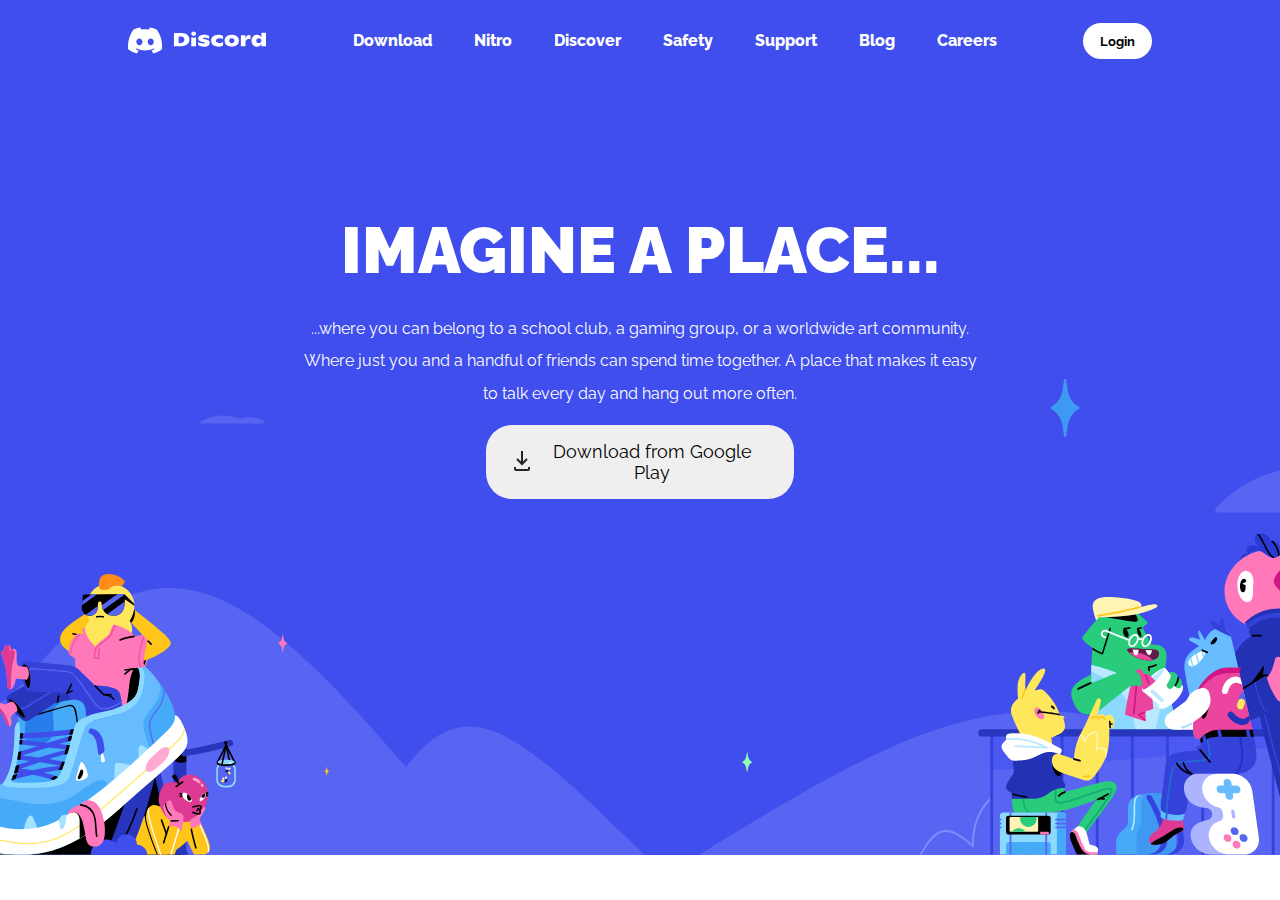
<file: index.html>
<!DOCTYPE html>
<html lang="en">
  <head>
    <meta charset="UTF-8" />
    <meta name="viewport" content="width=device-width, initial-scale=1.0" />
    <link rel="preconnect" href="https://fonts.googleapis.com" />
    <link rel="preconnect" href="https://fonts.googleapis.com" />
    <link rel="preconnect" href="https://fonts.gstatic.com" crossorigin />
    <link
      href="https://fonts.googleapis.com/css2?family=Raleway:ital,wght@0,100..900;1,100..900&display=swap"rel="stylesheet"/>
    <link rel="stylesheet" href="css/style.css" />
    <title>Document</title>
  </head>
  <body>
      <section id="main">
        <section class="wrapper">
          <header class="header-bottom">
          <h1>
            <img src="images/logo.svg" alt="logo-image" />
          </h1>
          <div class="menu">
            <ul class="nav-menu">
              <li class="nav-item"><a href="#">Download</a></li>
              <li class="nav-item"><a href="#">Nitro</a></li>
              <li class="nav-item"><a href="next.html">Discover</a></li>
              <li class="nav-item"><a href="#">Safety</a></li>
              <li class="nav-item"><a href="#">Support</a></li>
              <li class="nav-item"><a href="#">Blog</a></li>
              <li class="nav-item"><a href="#">Careers</a></li>
            </ul>
          </div>
          <div class="nav-right">
            <button>Login</button>
            <div class="hamburger">
              <span class="bar"></span>
              <span class="bar"></span>
              <span class="bar"></span>
            </div> <!-- hamburger menu  -->
          </div>
          <div class="new-menu">
            <ul class="nav-menu2">
              <li class="nav-item"><a href="#">Download</a></li>
              <li class="nav-item"><a href="#">Nitro</a></li>
              <li class="nav-item"><a href="#">Discover</a></li>
              <li class="nav-item"><a href="#">Safety</a></li>
              <li class="nav-item"><a href="#">Support</a></li>
              <li class="nav-item"><a href="#">Blog</a></li>
              <li class="nav-item"><a href="#">Careers</a></li>
            </ul>
          </div>
        </header> <!--header-->
        <section id="spotlight">
            <div class="content">
              <h2>IMAGINE A PLACE...</h2>
              <p>
                ...where you can belong to a school club, a gaming group, or a
                worldwide art community. <br />Where just you and a handful of
                friends can spend time together. A place that makes it easy <br />
                to talk every day and hang out more often.
              </p>
              <div class="buttons">
                <button class="left">
                  <span class="icon"
                    ><img src="images/svgexport-2.svg" alt="download-image"
                  /></span>
                  Download for Linux
                </button>
                <button class="right">Open Discord in your browser</button>
              </div>
              <div class="newbutton">
                <button class="new">
                  <span class="icon">
                    <img src="images/svgexport-2.svg" alt="img" />
                  </span>
                  Download from Google Play
                </button>
              </div>
            </div>
        </section><!--spotlight-->
      </section> <!--wrapper-->
    </section> <!-- #main -->
    <script>
      const hamburger = document.querySelector(".hamburger");
      const navMenu = document.querySelector(".new-menu");

      hamburger.addEventListener("click", () => {
        hamburger.classList.toggle("active");
        navMenu.classList.toggle("active");
      });

      document.querySelectorAll(".nav-item").forEach((n) =>
        n.addEventListener("click", () => {
          hamburger.classList.remove("active");
          navMenu.classList.remove("active");
        })
      );
    </script>
  </body>
</html>
</file>
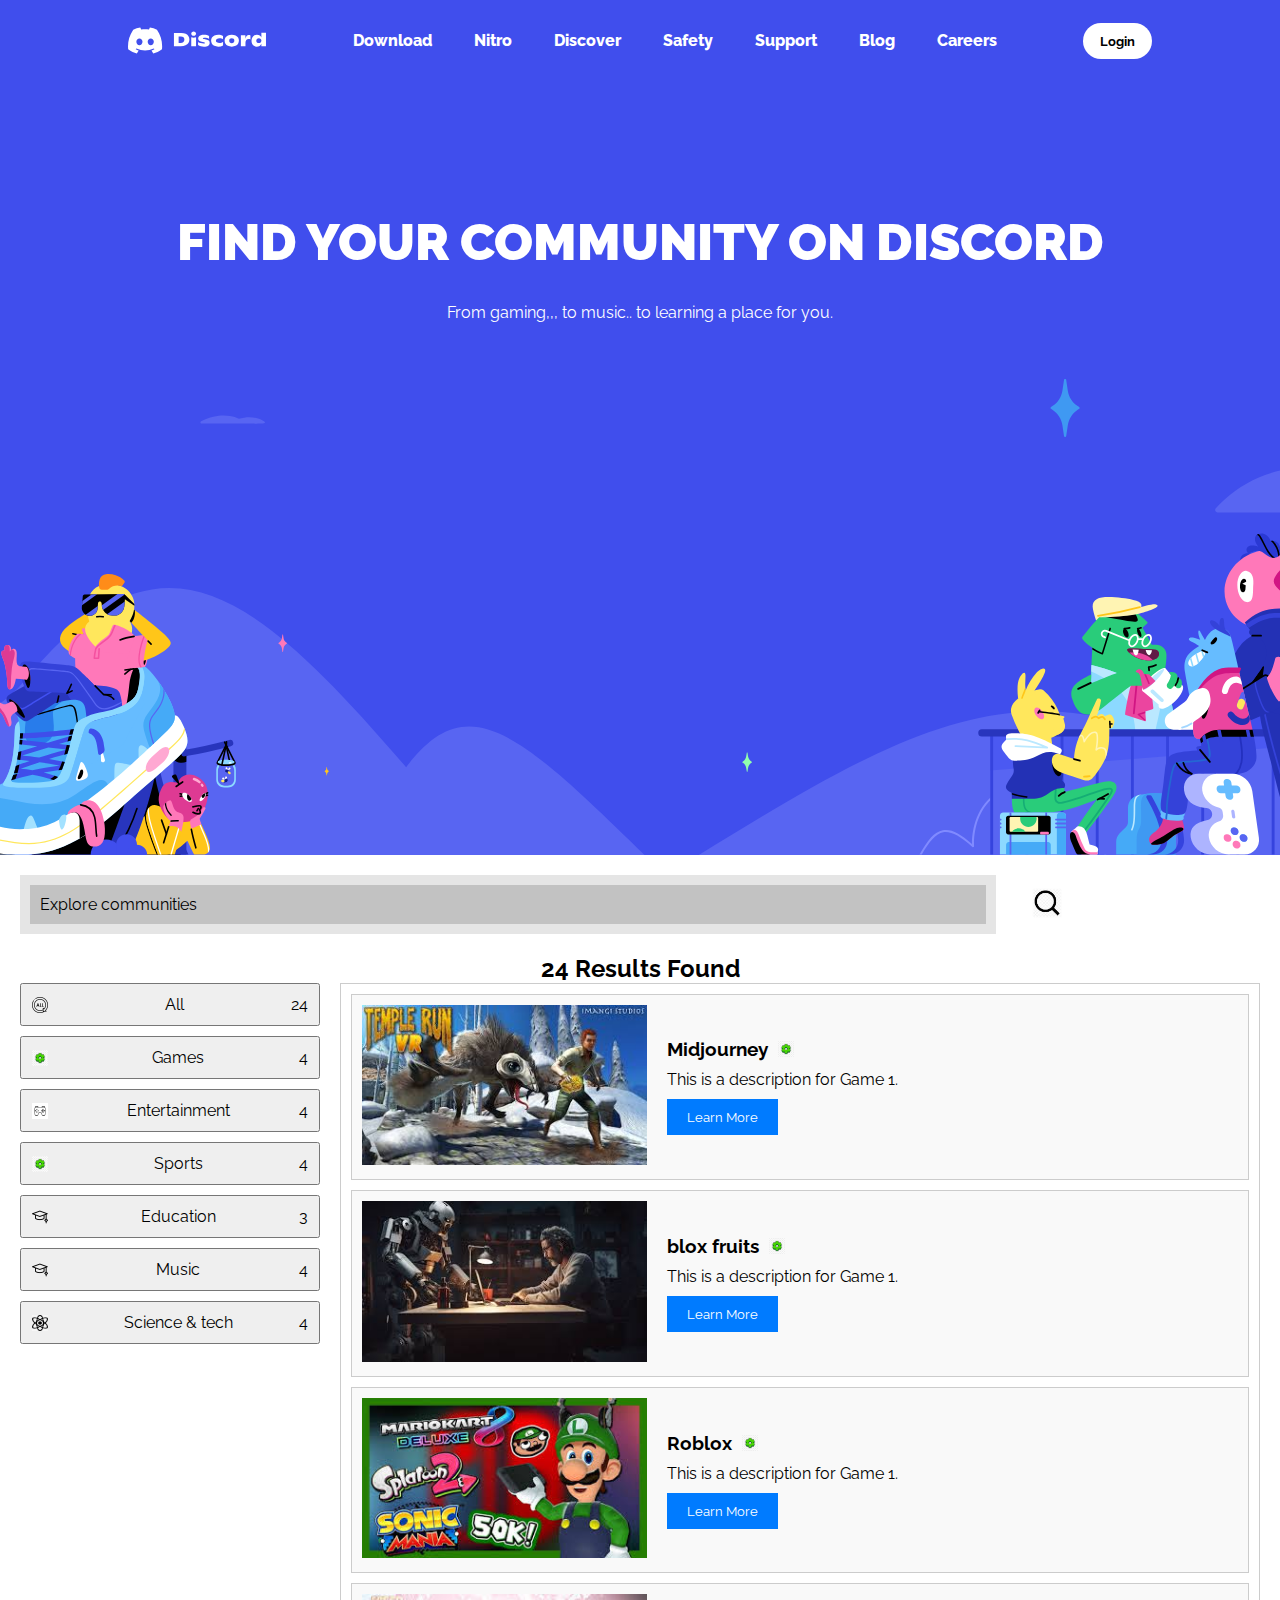
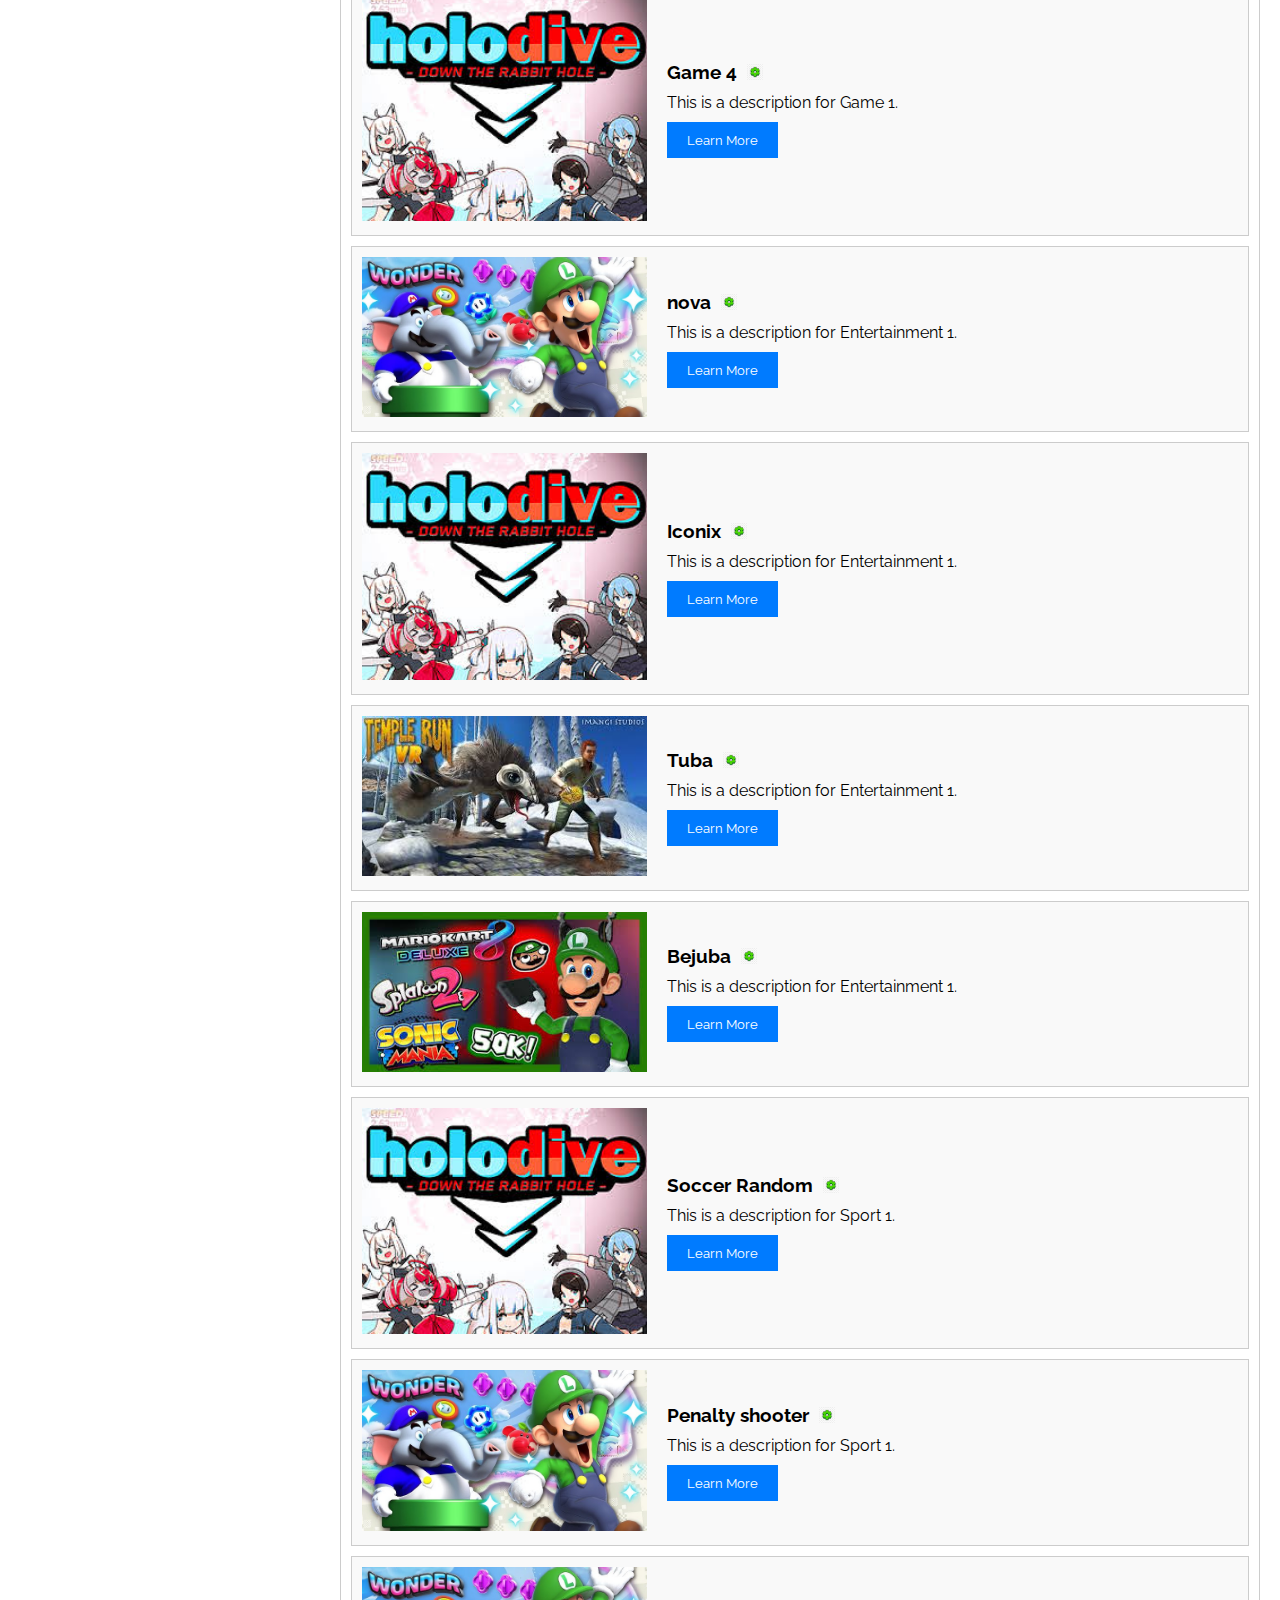
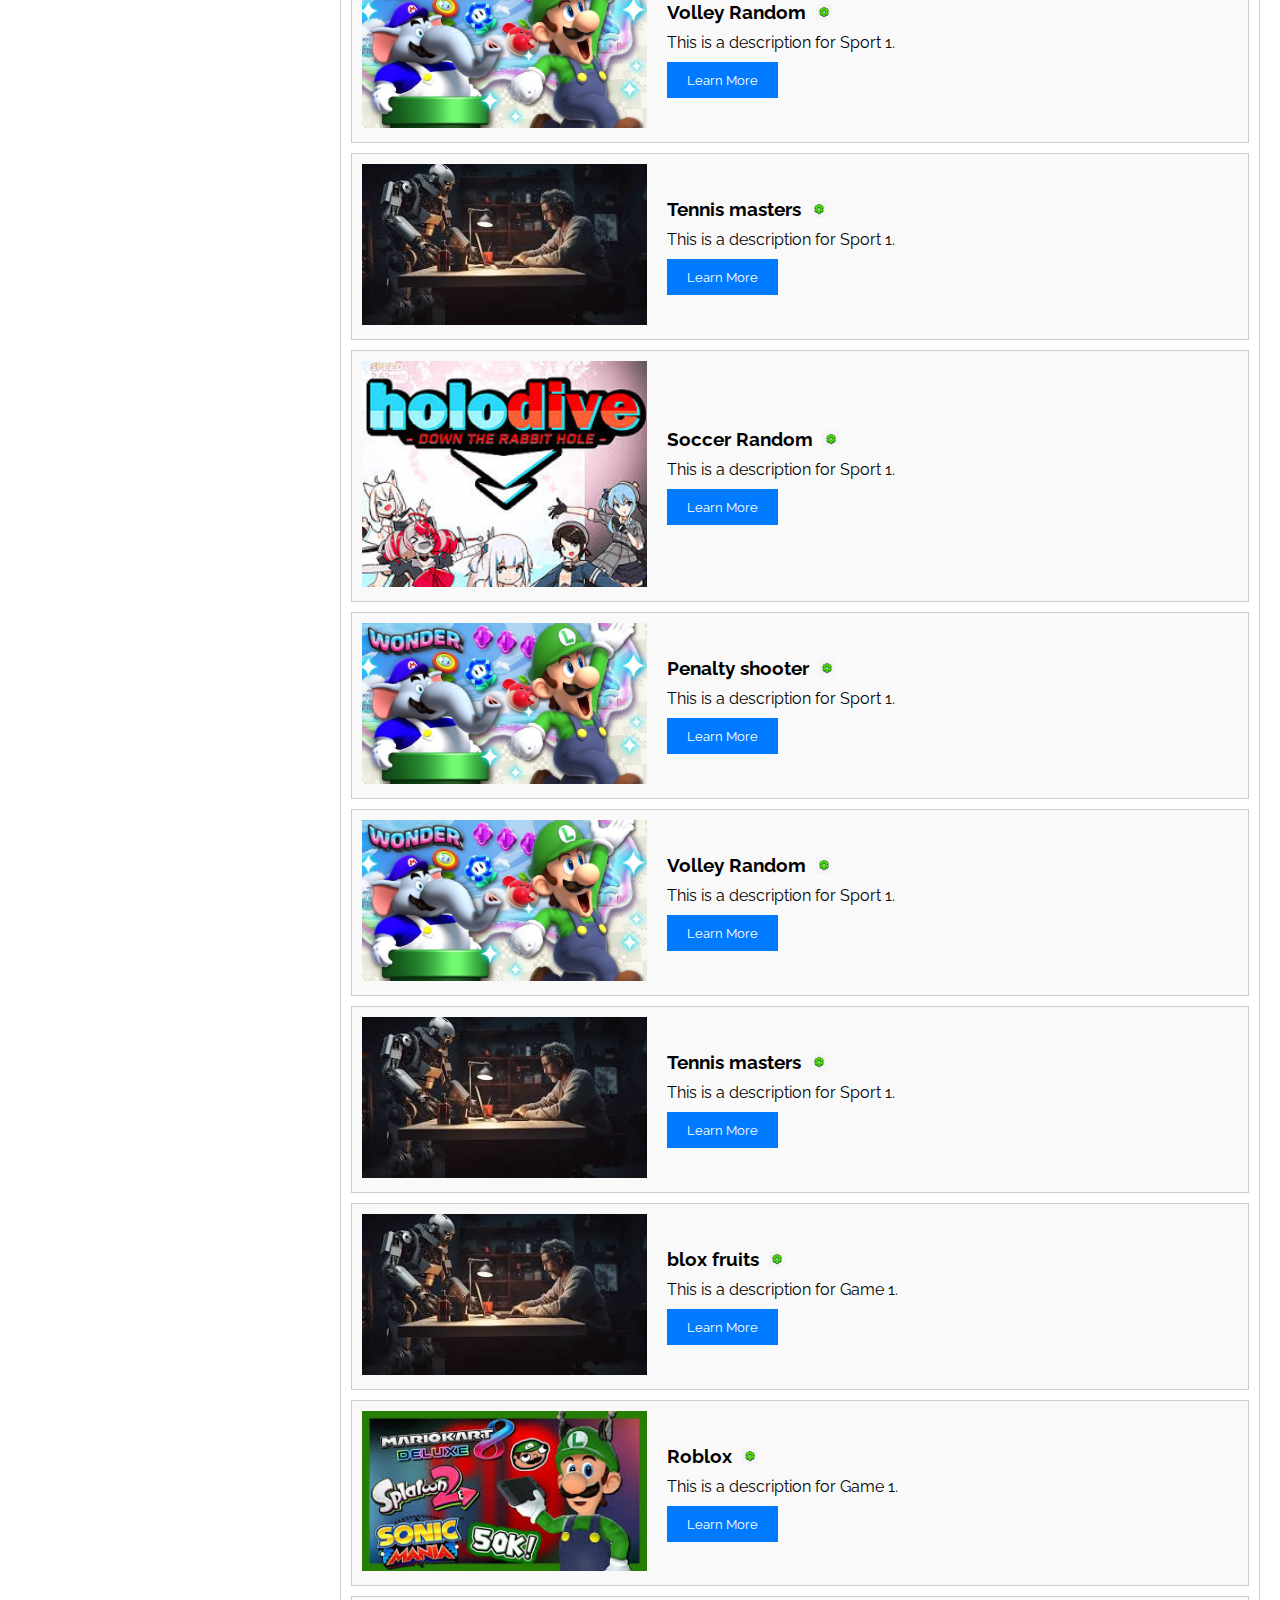
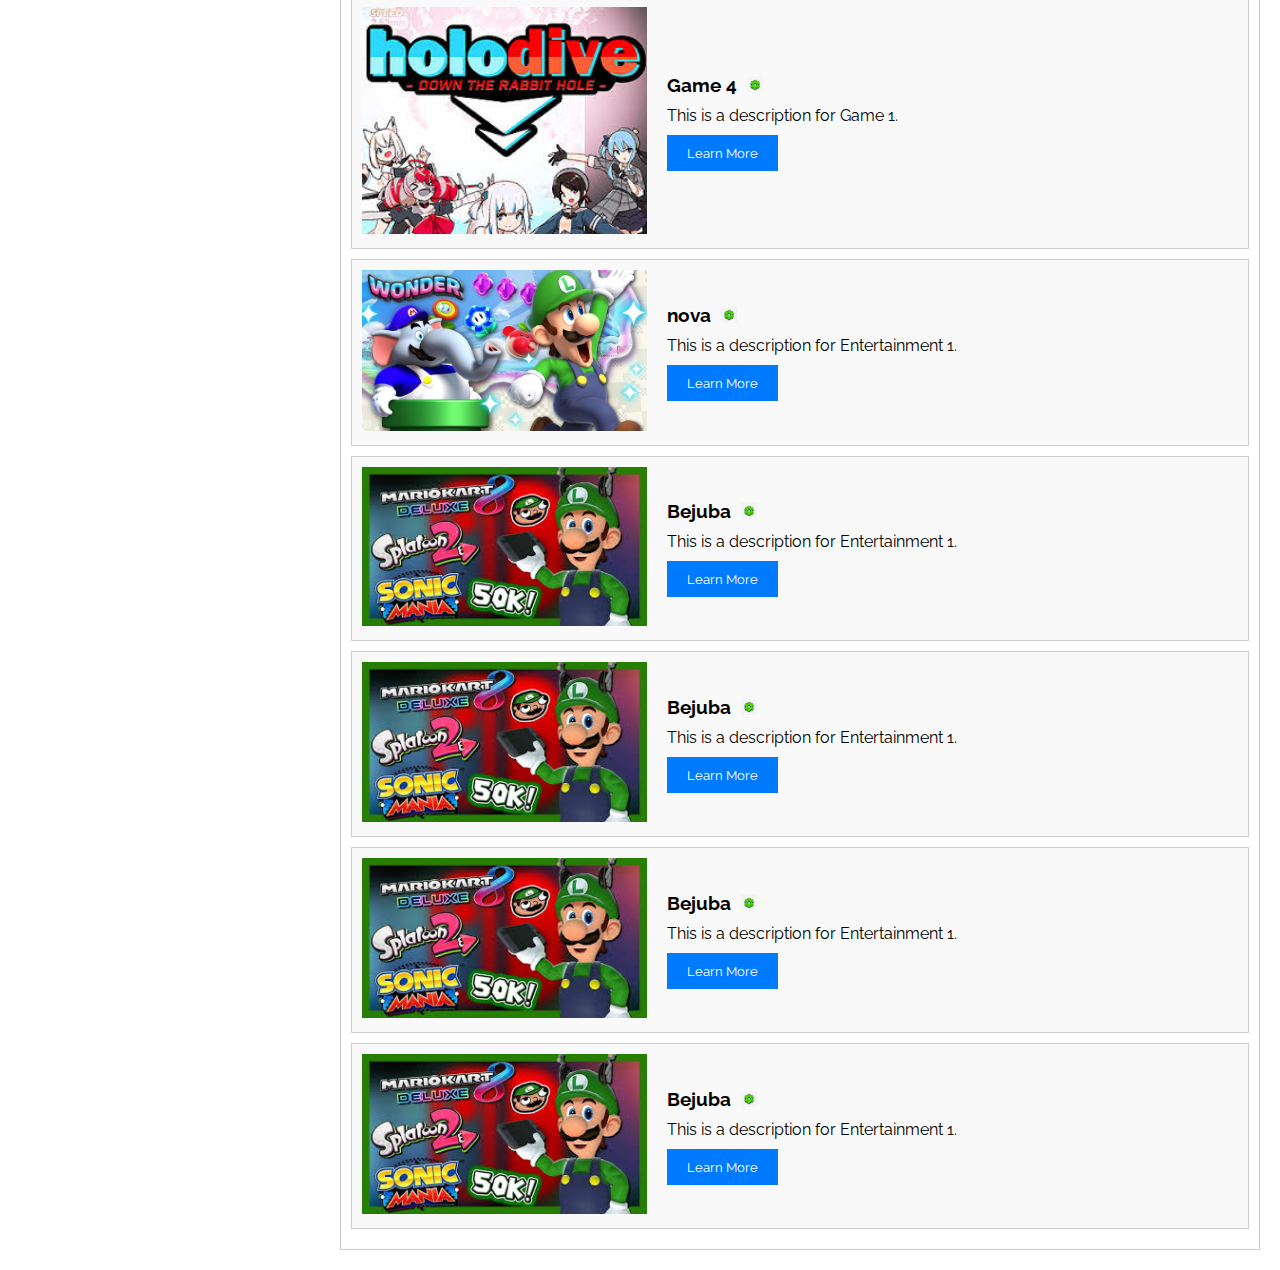
<file: next.html>
<!DOCTYPE html>
<html lang="en">
  <head>
    <meta charset="UTF-8" />
    <meta name="viewport" content="width=device-width, initial-scale=1.0" />
    <link rel="preconnect" href="https://fonts.googleapis.com" />
    <link rel="preconnect" href="https://fonts.googleapis.com" />
    <link rel="preconnect" href="https://fonts.gstatic.com" crossorigin />
    <link
      href="https://fonts.googleapis.com/css2?family=Raleway:ital,wght@0,100..900;1,100..900&display=swap"rel="stylesheet"/>
    <link rel="stylesheet" href="css/style.css" />
    <link rel="stylesheet" href="next.css" />
    <title>Document</title>
  </head>
  <body>
      <section id="main">
        <section class="wrapper">
          <header class="header-bottom">
          <h1>
            <img src="images/logo.svg" alt="logo-image" />
          </h1>
          <div class="menu">
            <ul class="nav-menu">
              <li class="nav-item"><a href="#">Download</a></li>
              <li class="nav-item"><a href="#">Nitro</a></li>
              <li class="nav-item"><a href="next.html">Discover</a></li>
              <li class="nav-item"><a href="#">Safety</a></li>
              <li class="nav-item"><a href="#">Support</a></li>
              <li class="nav-item"><a href="#">Blog</a></li>
              <li class="nav-item"><a href="#">Careers</a></li>
            </ul>
          </div>
          <div class="nav-right">
            <button>Login</button>
            <div class="hamburger">
              <span class="bar"></span>
              <span class="bar"></span>
              <span class="bar"></span>
            </div> <!-- hamburger menu  -->
          </div>
          <div class="new-menu">
            <ul class="nav-menu2">
              <li class="nav-item"><a href="#">Download</a></li>
              <li class="nav-item"><a href="#">Nitro</a></li>
              <li class="nav-item"><a href="#">Discover</a></li>
              <li class="nav-item"><a href="#">Safety</a></li>
              <li class="nav-item"><a href="#">Support</a></li>
              <li class="nav-item"><a href="#">Blog</a></li>
              <li class="nav-item"><a href="#">Careers</a></li>
            </ul>
          </div>
        </header> <!--header-->
        <section id="spotlight">
            <div class="content">
              <h2> FIND YOUR COMMUNITY ON DISCORD</h2>
              <p>
                  From gaming,,, to music.. to learning a place for you.
              </p>
            </div>
        </section><!--spotlight-->
      </section> <!--wrapper-->
    </section> <!-- #main -->

    <div class="container">
      <div class="search-row">
          <div class="search-container">
              <input type="text" id="search-bar" placeholder="Explore communities">
          </div>
          <div class="search-icon-container">
            <img src="images/images.jpeg" alt="Search Icon" class="search-icon">
          </div>
      </div>
      <h2 id="result-count">0 Results Found</h2>
      <div class="content">
          <div class="categories">
              <button onclick="filterData('all')">
                <img src="images/5110770.png" alt="All">
                  All <span id="count-all"></span>
              </button>
              <button onclick="filterData('games')">
                <img src="images/game-icon1.jpg" alt="Games">
                  Games <span id="count-games"></span>
              </button>
              <button onclick="filterData('entertainment')">
                <img src="images/download.jpeg" alt="Entertainment">
                  Entertainment <span id="count-entertainment"></span>
              </button>
              <button onclick="filterData('sports')">
                <img src="images/game-icon1.jpg" alt="sports">
                  Sports <span id="count-sports"></span>
              </button>
              <button onclick="filterData('education')">
                <img src="images/ed.png" alt="Sports">
                Education <span id="count-education"></span>
            </button>
            <button onclick="filterData('music')">
                <img src="images/ed.png" alt="music">
                Music <span id="count-music"></span>
            </button>
            <button onclick="filterData('tech')">
                <img src="images/scienceandtech.png" alt="tech">
                Science & tech<span id="count-tech"></span>
            </button>
          </div>
          <div id="data-display" class="data-display">
              <!-- Data items will be displayed here -->
          </div>
      </div>
  </div>  
    <script src="next.js">
    </script>
  </body>
</html>
</file>
<file: css/style.css>
* {
  margin: 0;
  padding: 0;
  font-family: "Raleway", sans-serif;
}
.raleway-uniquifier {
  font-family: "Raleway", sans-serif;
  font-optical-sizing: auto;
  font-weight: 900;
  font-style: normal;
}
li {
  list-style: none;
}
a {
  text-decoration: none;
}
.wrapper {
  width: 80%;
  max-width: 1280px;
  margin: 0 auto;
}
#main {
  background-image: url(../images/soptlightleft.svg),
    url(../images/spotlight-right.svg), url(../images/spotlight-cloud.svg);
  background-position: -20% 100%, 120% 100%, 50% 100%;
  background-repeat: no-repeat, no-repeat, no-repeat;
  background-size: 600px, 600px, auto;
  height: 90vh;
  background-color: #404eed;
  position: relative;
}
header {
  display: flex;
  justify-content: space-between;
  align-items: center;
  padding: 22px 0;
}
header h1 {
  width: 138px;
}

header h1 img {
  width: 100%;
  display: block;
}

.hamburger {
  display: none;
  cursor: pointer;
}

.nav-right {
  display: flex;
  align-items: center;
  gap: 10px;
}
.new-menu {
  display: none;
  width: 100%; 
  background: #f9f9f9; 
  position: absolute;
  z-index: 1000;
  top: 60px; 
  left: 0;
  font-size: 24px;
  font-weight: 600;
  height: 100vh;

}
.nav-menu2 {
  display: flex;
  flex-direction: column;
  justify-content: center;
  gap: 25px;
  cursor: pointer;
}

.new-menu.active {
  display: flex;
  justify-content: center;
}

.bar {
  display: block;
  width: 25px;
  height: 3px;
  margin: 5px auto;
  -webkit-transition: all 0.3s ease;
  transition: all 0.3s ease;
  background-color: white;
}

.menu ul {
  display: flex;
  justify-content: space-between;
  gap: 42px;
  
}

.menu ul li {
  list-style: none;
}

.menu ul li a {
  text-decoration: none;
  color: white;
  font-weight: 800;
  font-size: 16px;
}

header button {
  background: white;
  color: black;
  border: none;
  padding: 10px 17px;
  border-radius: 19px;
  font-weight: 700;
}

#spotlight {
  padding-block: 130px;
  text-align: center;
}

#spotlight   h2 {
  font-size: 65px;
  color: white;
  font-family: "Raleway", sans-serif;
  font-weight: 900;
}

#spotlight p {
  color: white;
  font-size: 20px;
  line-height: 32.5px;
  margin-top: 25px;
}

#spotlight .buttons {
  display: flex;
  align-items: center;
  justify-content: center;
  gap: 10px;
  margin-top: 20px;
}

#spotlight .buttons .left {
  padding: 16px 37px;
  font-size: 15px;
  border-radius: 26px;
  border: none;
  display: flex;
  align-items: center;
}


#spotlight .buttons .right {
  background-color: #23272a;
  color: white;
  padding: 20px 22px;
  font-size: 15px;
  border-radius: 26px;
  border: none;
}
#spotlight .newbutton {
  padding-top: 15px;
  display: none;
}
#spotlight .new {
  width: 30%;
  padding: 14px 43px;
  font-size: 18px;
  border-radius: 26px;
  border: none;
  display: flex;
  align-items: center;
  margin: 0 auto;
}
#spotlight .new span {
  padding-top: 2px;
}

#abouts {
  padding-top: 7%;
  margin-bottom: 10%;
}

#abouts .about {
  display: flex;
  gap: 10%;
  align-items: center;
  margin-bottom: 17%;
}

#abouts .about .left {
  width: 60%;
}
#abouts .about .left .image{
  width: 580px;
}
#abouts .about .left img {
  width: 100%;
  display: block;
}

#abouts .about .right {
  width: 50%;
}

#abouts .about .right h2 {
  font-size: 48px;
  line-height: 48px;
  color: #23272a;
}
#abouts .about .right .para{
  width: 69%;
}
#abouts .about .right p {
  margin-top: 30px;
  font-size: 20px;
  line-height: 28px;
  color: #23272a;
}

footer {
  background-color: #23272a;
}
footer .wrapper .footercontents {
  display: flex;
 
  gap: 70px;
  padding-top: 8%;
}

footer .wrapper .footercontents .left {
  width: 30%;
  display: flex;
   flex-direction: column;
  gap: 40px; }

footer .wrapper .footercontents .left .icons .icon {
  display: flex;
  gap: 23px;
  width: 25px;
}

footer .wrapper .footercontents .left .icons .icon img {
  width: 100%;
  display: block;
}

footer .wrapper .footercontents .right {
  display: grid;
  grid-template-columns: repeat(4,1fr);
  width: 70%;
}

footer .wrapper .footercontents .right ul .top {
  margin-bottom: 13px;
}

footer .wrapper .footercontents ul .top a {
  color: blue;
  font-size: 16px;
}
footer .wrapper .footercontents ul li a {
  color: white;
  font-size: 15px;
}

footer .wrapper .footercontents .right ul {
  display: flex;
  flex-direction: column;
  gap: 15px;
}
footer .wrapper .border {
  margin-top: 28px;
  border: 1px solid #7289da;
}
footer .wrapper .footerbottom {
  display: flex;
  justify-content: space-between;
  margin-top: 41px;
}
footer .wrapper .footerbottom button {
  background-color: #404eed;
  color: white;
  font-size: 14px;
  border: none;
  padding: 8px 18px;
  border-radius: 30px;
}

@media all and (max-width: 1440px) {
  #spotlight .buttons {
    display: none;
  }
  .right {
    font-size: 20px;
  }
  footer .wrapper .footercontents ul li a {
    font-size: 15px;
  }
  footer .wrapper .footercontents ul .top a {
    font-size: 18px;
  }
  #spotlight .newbutton {
    display: block;
  }
  #main {
    background-image: url(../images/soptlightleft.svg),
      url(../images/spotlight-right.svg), url(../images/spotlight-cloud.svg);
    background-position: -43% 100%, 134% 100%, 48% 100%;
    background-repeat: no-repeat, no-repeat, no-repeat;
    background-size: 600px, 600px, auto;
    height: 95vh;
  }
}
@media all and (max-width: 1280px) {
  #main {
    background-image: url(../images/soptlightleft.svg),
      url(../images/spotlight-right.svg), url(../images/spotlight-cloud.svg);
    background-position: -43% 100%, 134% 100%, 48% 100%;
    background-repeat: no-repeat, no-repeat, no-repeat;
    background-size: 550px, 550px, auto;
    
  }
  #spotlight .new {
    
    padding: 16px 24px;
    border: none;
    display: flex;
    align-items: center;
  }
  #spotlight p {
    color: white;
    font-size: 16px;
}
#abouts {
  padding-top: 13%;
}
#abouts .about {
flex-direction: column;
}
#abouts #about-middle{
  display: flex;
  flex-direction: column-reverse;
}
#abouts .about .left{
  width: 100%;
}
#abouts .about .left .image {
  width: 100%;
}
#abouts .about .right .para{
  width: 100%;
}
#abouts .about .right {
  text-align: center;
  width: 100%;
}
}
@media all and (max-width: 1080px) {
  #main {
    background-image: url(../images/soptlightleft.svg),
      url(../images/spotlight-right.svg), url(../images/spotlight-cloud.svg);
    background-position: -52% 100%, 149% 100%, 49% 100%;
  }
  #spotlight .newbutton{
    margin-left: 10px;
  }
  #spotlight .new {
    width: 30%;
    padding: 14px 43px;
    font-size: 18px;
  }
}
@media all and (max-width: 980px) {
  .menu {
    display: none;
  }
  .hamburger {
    display: block;
    z-index: 999;
  }

  .hamburger.active .bar:nth-child(2) {
    opacity: 0;
  }
  .hamburger.active .bar:nth-child(1) {
    transform: translateY(8px) rotate(45deg);
  }
  .hamburger.active .bar:nth-child(3) {
    transform: translateY(-8px) rotate(-45deg);
  }
  .new-menu .active {
    display: block;
  }
  #main {
    background-image: url(../images/soptlightleft.svg), url(../images/spotlight-cloud.svg);
    background-position: 33% 100%,49% 100%;
    height: 110vh;
  }
  #spotlight {
    text-align: left;
  }
  #spotlight .newbutton{
    margin-right: 50%;
   }
   
header {
  position: fixed;
  top: 0;
  left: 0;
  background-color: #404eed;
  width: 100%;
}
header h1{
  padding-left: 40px;
}
.nav-right {
  padding-right: 40px;
}
footer .wrapper .footercontents .right{
  grid-template-columns: repeat(2,1fr);
  grid-gap: 30px;
}
footer .wrapper .footercontents ul .top a {
  font-size: 18px;
}
footer .wrapper .footercontents ul li a {
  color: white;
  font-size: 16px;
}
#spotlight .new {
  width: 91%;
  height: 60px;
  font-size: 18px;
}
#spotlight p {
  color: white;
  font-size: 15px;
  line-height: 1.6em;
}
}
@media all and (max-width: 768px) {
  #spotlight p{
    font-size: 16px;
  }
  footer .wrapper .footercontents{
    flex-wrap: wrap;
    justify-content: flex-start;
  }
footer .wrapper .footercontents .right {
    flex-wrap: wrap;
    justify-content: flex-start;
}
  #abouts .about .left{
    width: 500px;
  }
  #abouts .about .right h2 {
    font-size: 28px;
    line-height: 1.2em;
    color: #23272a;
}
#spotlight h2 {
  font-size: 28px;
}
#abouts {
  padding-top: 35%;
}
#spotlight .new {
  width: 94%;
  height: 60px;
  font-size: 17px;
}
footer .wrapper .footercontents ul .top a {
  font-size: 16px;
}
footer .wrapper .footercontents ul li a {
  color: white;
  font-size: 14px;
}
}
@media all and (max-width: 640px){
  #spotlight p{
    font-size: 16px;
  }
  #spotlight .new {
    width: 140%;
    height: 60px;
    font-size: 18px;
}
#abouts .about .left{
  width: 400px;
}
#main {
  background-image: url(../images/soptlightleft.svg), url(../images/spotlight-right.svg), url(../images/spotlight-cloud.svg);
  background-position: 25% 100%, 134% 100%, 48% 100%;
  background-repeat: no-repeat, no-repeat, no-repeat;
  background-size: 444px,0, auto;
  
}
}
@media all and (max-width: 520px){
  #spotlight .new{
    width: 174%;
    height: 60px;
    font-size: 18px;
  }
  #abouts .about .left{
    width: 350px;
  }
  #abouts .about .right h2 {
    font-size: 23px;
}
#abouts .about .right p {
  margin-top: 30px;
  font-size: 15px;
  line-height: 1.6em;
}
#main {
  background-image: url(../images/soptlightleft.svg), url(../images/spotlight-right.svg), url(../images/spotlight-cloud.svg);
  background-position: -9% 100%, 134% 100%, 48% 100%;
  background-repeat: no-repeat, no-repeat, no-repeat;
  background-size: 383px,0, auto;
}
}
@media all and (max-width: 480px){
  #spotlight .new {
    padding: 17px 15px; 
}
header button{
  display: none;
}
#abouts .about .left{
  width: 300px;
}
#main {
  background-image: url(../images/soptlightleft.svg), url(../images/spotlight-right.svg), url(../images/spotlight-cloud.svg);
    background-position: -50% 100%, 134% 100%, 48% 100%;
    background-repeat: no-repeat, no-repeat, no-repeat;
    background-size: 296px,0, auto;
}
}
@media all and (max-width: 360px){
  #abouts .about .left{
    width: 250px;
  }
}
</file>
<file: next.css>
* {
  margin: 0;
  padding: 0;
  font-family: "Raleway", sans-serif;
}
.raleway-uniquifier {
  font-family: "Raleway", sans-serif;
  font-optical-sizing: auto;
  font-weight: 900;
  font-style: normal;
}
li {
  list-style: none;
}
a {
  text-decoration: none;
}
.wrapper {
  width: 80%;
  max-width: 1280px;
  margin: 0 auto;
}
#main {
  background-image: url(../images/soptlightleft.svg),
    url(../images/spotlight-right.svg), url(../images/spotlight-cloud.svg);
    background-position: -28% 100%, 133% 100%, 50% 100%;
  background-repeat: no-repeat, no-repeat, no-repeat;
  background-size: 600px, 600px, auto;
  height: 90vh;
  background-color: #404eed;
  position: relative;
}
header {
  display: flex;
  justify-content: space-between;
  align-items: center;
  padding: 22px 0;
}
header h1 {
  width: 138px;
}

header h1 img {
  width: 100%;
  display: block;
}

.hamburger {
  display: none;
  cursor: pointer;
}

.nav-right {
  display: flex;
  align-items: center;
  gap: 10px;
}
.new-menu {
  display: none;
  width: 100%; 
  background: #f9f9f9; 
  position: absolute;
  z-index: 1000;
  top: 60px; 
  left: 0;
  font-size: 24px;
  font-weight: 600;
  height: 100vh;

}
.nav-menu2 {
  display: flex;
  flex-direction: column;
  justify-content: center;
  gap: 25px;
  cursor: pointer;
}

.new-menu.active {
  display: flex;
  justify-content: center;
}

.bar {
  display: block;
  width: 25px;
  height: 3px;
  margin: 5px auto;
  -webkit-transition: all 0.3s ease;
  transition: all 0.3s ease;
  background-color: white;
}

.menu ul {
  display: flex;
  justify-content: space-between;
  gap: 42px;
  
}

.menu ul li {
  list-style: none;
}

.menu ul li a {
  text-decoration: none;
  color: white;
  font-weight: 800;
  font-size: 16px;
}

header button {
  background: white;
  color: black;
  border: none;
  padding: 10px 17px;
  border-radius: 19px;
  font-weight: 700;
}

#spotlight {
  padding-block: 130px;
  text-align: center;
}
#spotlight .content{
  display: flex;
  flex-direction: column;
}
#spotlight   h2 {
  font-size: 51px;
  color: white;
  font-family: "Raleway", sans-serif;
  font-weight: 900;
}

#spotlight p {
  color: white;
  font-size: 25px;
  line-height: 32.5px;
  margin-top: 25px;
}

#spotlight .buttons {
  display: flex;
  align-items: center;
  justify-content: center;
  gap: 10px;
  margin-top: 20px;
}

#spotlight .buttons .left {
  padding: 16px 37px;
  font-size: 15px;
  border-radius: 26px;
  border: none;
  display: flex;
  align-items: center;
}


#spotlight .buttons .right {
  background-color: #23272a;
  color: white;
  padding: 20px 22px;
  font-size: 15px;
  border-radius: 26px;
  border: none;
}
#spotlight .newbutton {
  padding-top: 15px;
  display: none;
}
#spotlight .new {
  width: 30%;
  padding: 14px 43px;
  font-size: 18px;
  border-radius: 26px;
  border: none;
  display: flex;
  align-items: center;
  margin: 0 auto;
}
#spotlight .new span {
  padding-top: 2px;
}

#abouts {
  padding-top: 7%;
  margin-bottom: 10%;
}

#abouts .about {
  display: flex;
  gap: 10%;
  align-items: center;
  margin-bottom: 17%;
}

#abouts .about .left {
  width: 60%;
}
#abouts .about .left .image{
  width: 580px;
}
#abouts .about .left img {
  width: 100%;
  display: block;
}

#abouts .about .right {
  width: 50%;
}

#abouts .about .right h2 {
  font-size: 48px;
  line-height: 48px;
  color: #23272a;
}
#abouts .about .right .para{
  width: 69%;
}
#abouts .about .right p {
  margin-top: 30px;
  font-size: 20px;
  line-height: 28px;
  color: #23272a;
}

footer {
  background-color: #23272a;
}
footer .wrapper .footercontents {
  display: flex;
 
  gap: 70px;
  padding-top: 8%;
}

footer .wrapper .footercontents .left {
  width: 30%;
  display: flex;
   flex-direction: column;
  gap: 40px; }

footer .wrapper .footercontents .left .icons .icon {
  display: flex;
  gap: 23px;
  width: 25px;
}

footer .wrapper .footercontents .left .icons .icon img {
  width: 100%;
  display: block;
}

footer .wrapper .footercontents .right {
  display: grid;
  grid-template-columns: repeat(4,1fr);
  width: 70%;
}

footer .wrapper .footercontents .right ul .top {
  margin-bottom: 13px;
}

footer .wrapper .footercontents ul .top a {
  color: blue;
  font-size: 16px;
}
footer .wrapper .footercontents ul li a {
  color: white;
  font-size: 15px;
}

footer .wrapper .footercontents .right ul {
  display: flex;
  flex-direction: column;
  gap: 15px;
}
footer .wrapper .border {
  margin-top: 28px;
  border: 1px solid #7289da;
}
footer .wrapper .footerbottom {
  display: flex;
  justify-content: space-between;
  margin-top: 41px;
}
footer .wrapper .footerbottom button {
  background-color: #404eed;
  color: white;
  font-size: 14px;
  border: none;
  padding: 8px 18px;
  border-radius: 30px;
}


/* body {
 
} */

.container {
  padding: 20px;
}

.search-row {
  display: flex;
  align-items: center;
  width: 100%;
  margin-bottom: 20px;
}

.search-container {
  width: 80%;
  background-color: #E5E5E5; 
  padding: 10px;
  display: flex;
  align-items: center;
}

#search-bar {
  width: 100%;
  padding: 10px;
  font-size: 16px;
  border: none;
  background-color: #c2c2c2; 
  color: black; 
}

#search-bar::placeholder {
  color: black; 
}

.search-icon-container {
  width: 20%;
  margin-left: 2%;
}

.search-icon {
    width: 30px;
    height: 30px;
    padding: 12px 11px;
}

h2 {
  text-align: center;
}

.content {
  display: flex;
}

.categories {
  flex: 1;
  margin-right: 20px;
}

.categories button {
  display: flex;
  align-items: center;
  justify-content: space-between;
  width: 100%;
  padding: 10px;
  margin-bottom: 10px;
  font-size: 16px;
  cursor: pointer;
}

.categories button img {
  margin-right: 10px;
  width: 16px;
  height: 16px;
}

.data-display {
  flex: 3;
  padding: 10px;
  border: 1px solid #ccc;
}

.data-item {
  display: flex;
  align-items: center;
  padding: 10px;
  margin-bottom: 10px;
  border: 1px solid #ccc;
  background-color: #f9f9f9;
}

.data-item .image-container {
  flex: 1;
}

.data-item .content-container {
  flex: 2;
  padding-left: 20px;
}

.data-item img {
  width: 100%;
  height: auto;
}

.data-item h3 {
  display: flex;
  align-items: center;
  margin: 0 0 10px 0;
}

.data-item h3 img.item-icon {
  width: 16px ;
  height: 16px ;
  margin-left: 10px;
  object-fit: cover;
}

.data-item p {
  margin: 0 0 10px 0;
}

.data-item button {
  padding: 10px 20px;
  background-color: #007bff;
  color: white;
  border: none;
  cursor: pointer;
}

.data-item button:hover {
  background-color: #0056b3;
}


@media all and (max-width: 1440px) {
  #spotlight .buttons {
    display: none;
  }
  .right {
    font-size: 20px;
  }
  footer .wrapper .footercontents ul li a {
    font-size: 15px;
  }
  footer .wrapper .footercontents ul .top a {
    font-size: 18px;
  }
  #spotlight .newbutton {
    display: block;
  }
  #main {
    background-image: url(../images/soptlightleft.svg),
      url(../images/spotlight-right.svg), url(../images/spotlight-cloud.svg);
    background-position: -43% 100%, 134% 100%, 48% 100%;
    background-repeat: no-repeat, no-repeat, no-repeat;
    background-size: 600px, 600px, auto;
    height: 95vh;
  }
}
@media all and (max-width: 1280px) {
  #main {
    background-image: url(../images/soptlightleft.svg),
      url(../images/spotlight-right.svg), url(../images/spotlight-cloud.svg);
    background-position: -43% 100%, 134% 100%, 48% 100%;
    background-repeat: no-repeat, no-repeat, no-repeat;
    background-size: 550px, 550px, auto;
    
  }
  #spotlight .new {
    
    padding: 16px 24px;
    border: none;
    display: flex;
    align-items: center;
  }
  #spotlight p {
    color: white;
    font-size: 16px;
}
#abouts {
  padding-top: 13%;
}
#abouts .about {
flex-direction: column;
}
#abouts #about-middle{
  display: flex;
  flex-direction: column-reverse;
}
#abouts .about .left{
  width: 100%;
}
#abouts .about .left .image {
  width: 100%;
}
#abouts .about .right .para{
  width: 100%;
}
#abouts .about .right {
  text-align: center;
  width: 100%;
}
}
@media all and (max-width: 1080px) {
  #main {
    background-image: url(../images/soptlightleft.svg),
      url(../images/spotlight-right.svg), url(../images/spotlight-cloud.svg);
    background-position: -52% 100%, 149% 100%, 49% 100%;
  }
  #spotlight .newbutton{
    margin-left: 10px;
  }
  #spotlight .new {
    width: 30%;
    padding: 14px 43px;
    font-size: 18px;
  }
}
@media all and (max-width: 980px) {
  .menu {
    display: none;
  }
  .hamburger {
    display: block;
    z-index: 999;
  }

  .hamburger.active .bar:nth-child(2) {
    opacity: 0;
  }
  .hamburger.active .bar:nth-child(1) {
    transform: translateY(8px) rotate(45deg);
  }
  .hamburger.active .bar:nth-child(3) {
    transform: translateY(-8px) rotate(-45deg);
  }
  .new-menu .active {
    display: block;
  }
  #main {
    background-image: url(../images/soptlightleft.svg), url(../images/spotlight-cloud.svg);
    background-position: 33% 100%,49% 100%;
    height: 110vh;
  }
  #spotlight {
    text-align: left;
  }
  #spotlight .newbutton{
    margin-right: 50%;
   }
   
header {
  position: fixed;
  top: 0;
  left: 0;
  background-color: #404eed;
  width: 100%;
}
header h1{
  padding-left: 40px;
}
.nav-right {
  padding-right: 40px;
}
footer .wrapper .footercontents .right{
  grid-template-columns: repeat(2,1fr);
  grid-gap: 30px;
}
footer .wrapper .footercontents ul .top a {
  font-size: 18px;
}
footer .wrapper .footercontents ul li a {
  color: white;
  font-size: 16px;
}
#spotlight .new {
  width: 91%;
  height: 60px;
  font-size: 18px;
}
#spotlight p {
  color: white;
  font-size: 15px;
  line-height: 1.6em;
}
}
@media all and (max-width: 768px) {
  #spotlight p{
    font-size: 16px;
  }
  footer .wrapper .footercontents{
    flex-wrap: wrap;
    justify-content: flex-start;
  }
footer .wrapper .footercontents .right {
    flex-wrap: wrap;
    justify-content: flex-start;
}
  #abouts .about .left{
    width: 500px;
  }
  #abouts .about .right h2 {
    font-size: 28px;
    line-height: 1.2em;
    color: #23272a;
}
#spotlight h2 {
  font-size: 28px;
}
#abouts {
  padding-top: 35%;
}
#spotlight .new {
  width: 94%;
  height: 60px;
  font-size: 17px;
}
footer .wrapper .footercontents ul .top a {
  font-size: 16px;
}
footer .wrapper .footercontents ul li a {
  color: white;
  font-size: 14px;
}
}
@media all and (max-width: 640px){
  #spotlight p{
    font-size: 16px;
  }
  #spotlight .new {
    width: 140%;
    height: 60px;
    font-size: 18px;
}
#abouts .about .left{
  width: 400px;
}
#main {
  background-image: url(../images/soptlightleft.svg), url(../images/spotlight-right.svg), url(../images/spotlight-cloud.svg);
  background-position: 25% 100%, 134% 100%, 48% 100%;
  background-repeat: no-repeat, no-repeat, no-repeat;
  background-size: 444px,0, auto;
  
}
}
@media all and (max-width: 520px){
  #spotlight .new{
    width: 174%;
    height: 60px;
    font-size: 18px;
  }
  #abouts .about .left{
    width: 350px;
  }
  #abouts .about .right h2 {
    font-size: 23px;
}
#abouts .about .right p {
  margin-top: 30px;
  font-size: 15px;
  line-height: 1.6em;
}
#main {
  background-image: url(../images/soptlightleft.svg), url(../images/spotlight-right.svg), url(../images/spotlight-cloud.svg);
  background-position: -9% 100%, 134% 100%, 48% 100%;
  background-repeat: no-repeat, no-repeat, no-repeat;
  background-size: 383px,0, auto;
}
}
@media all and (max-width: 480px){
  #spotlight .new {
    padding: 17px 15px; 
}
header button{
  display: none;
}
#abouts .about .left{
  width: 300px;
}
#main {
  background-image: url(../images/soptlightleft.svg), url(../images/spotlight-right.svg), url(../images/spotlight-cloud.svg);
    background-position: -50% 100%, 134% 100%, 48% 100%;
    background-repeat: no-repeat, no-repeat, no-repeat;
    background-size: 296px,0, auto;
}
}
@media all and (max-width: 360px){
  #abouts .about .left{
    width: 250px;
  }
}
</file>
